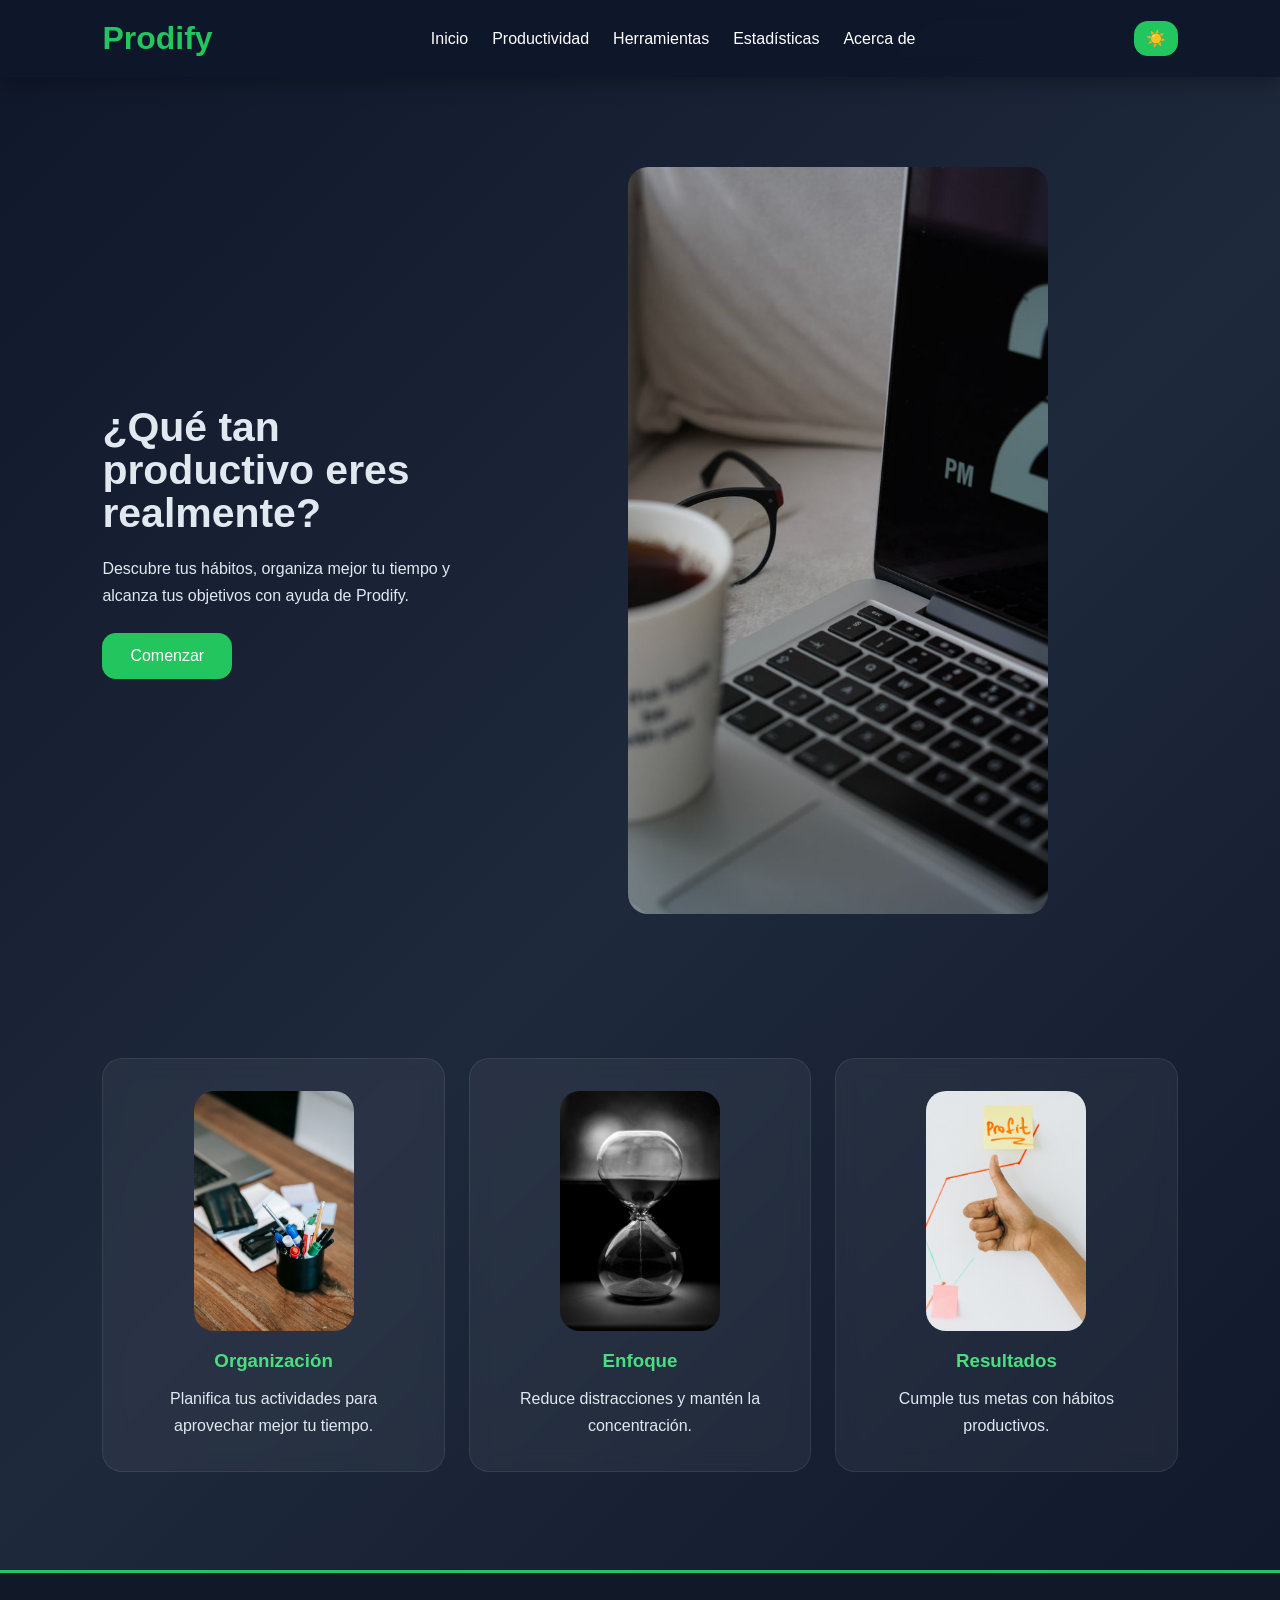
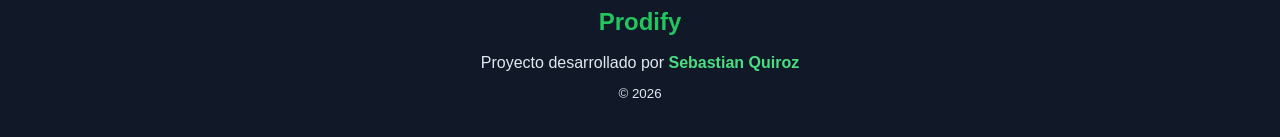
<file: index.html>
﻿<!DOCTYPE html>
<html lang="es">
<head>
  <meta charset="UTF-8">
  <meta name="viewport" content="width=device-width, initial-scale=1.0">
  <title>Prodify | Inicio</title>
  <link rel="stylesheet" href="css/style.css">
</head>
<body>
  <header>
    <h1 class="logo">Prodify</h1> 
    <nav>
      <a href="index.html">Inicio</a>
      <a href="productividad.html">Productividad</a>
      <a href="herramientas.html">Herramientas</a>
      <a href="estadisticas.html">Estadísticas</a>
      <a href="acerca.html">Acerca de</a>
    </nav>

    <button id="modo">🌙</button>
    
  </header>
  <section class="hero">
    <div class="texto">
      <h2>¿Qué tan <strong>productivo</strong> eres realmente?</h2>
      <p>Descubre tus hábitos, organiza mejor tu tiempo y alcanza tus objetivos con ayuda de Prodify.</p>
      <a href="productividad.html"><button>Comenzar</button></a>
    </div>
    <div class="imagen-centro">
      <img src="img/productividad.png" alt="productividad" id="productividad">
    </div>
  </section>
  <section class="contenedor">
    <div class="tarjeta">
      <img src="img/organizacion.png" alt="Organización" id="organizacion">
      <h3>Organización</h3>
      <p>Planifica tus actividades para aprovechar mejor tu tiempo.</p>
    </div>
    <div class="tarjeta">
      <img src="img/tiempo.png" alt="Tiempo" id="tiempo">
      <h3>Enfoque</h3>
      <p>Reduce distracciones y mantén la concentración.</p>
    </div>
    <div class="tarjeta">
      <img src="img/metas.png" alt="Metas" id="metas">
      <h3>Resultados</h3>
      <p>Cumple tus metas con hábitos productivos.</p>
    </div>
  </section>
  <footer>
    <h2>Prodify</h2>
    <br>
    <p>Proyecto desarrollado por <strong><a href="acerca.html">Sebastian Quiroz</a></strong></p>
    <small>© 2026</small>
  </footer>
  <script src="js/script.js"></script>
</body>
</html>
</file>
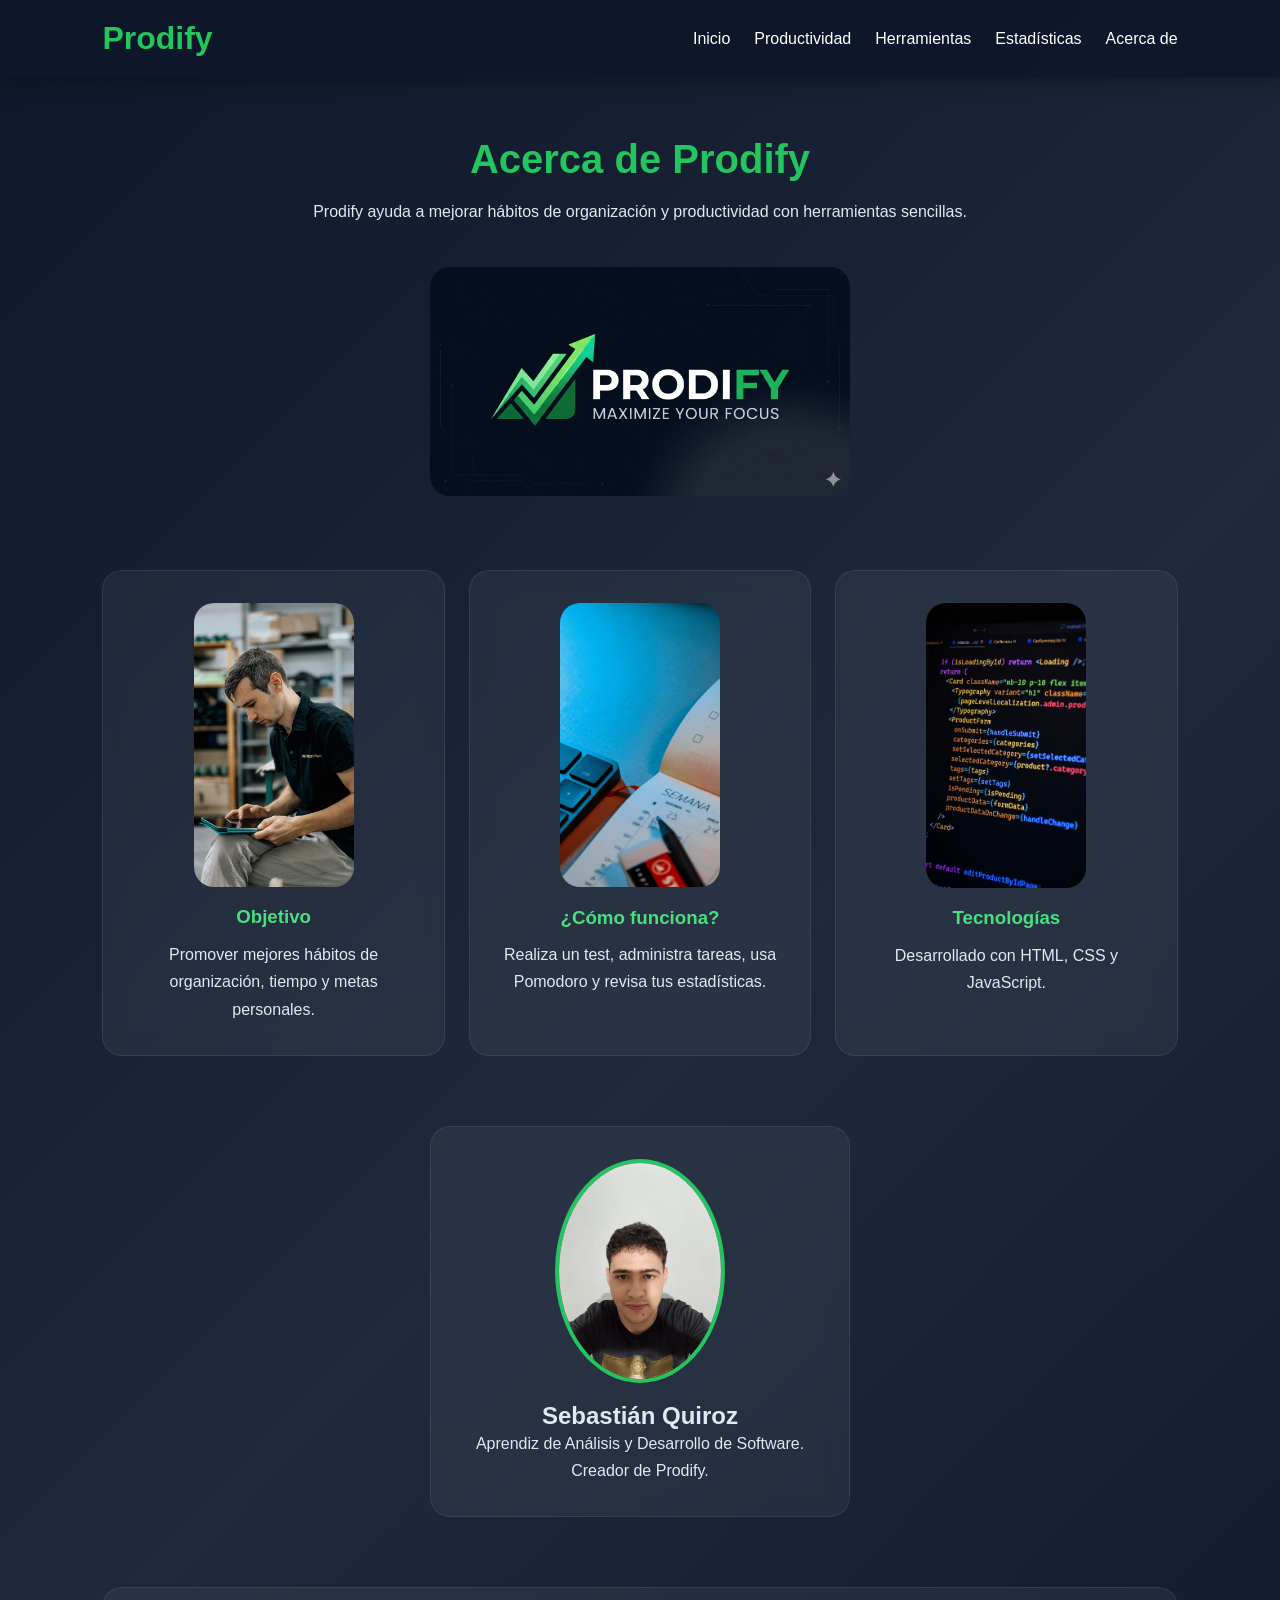
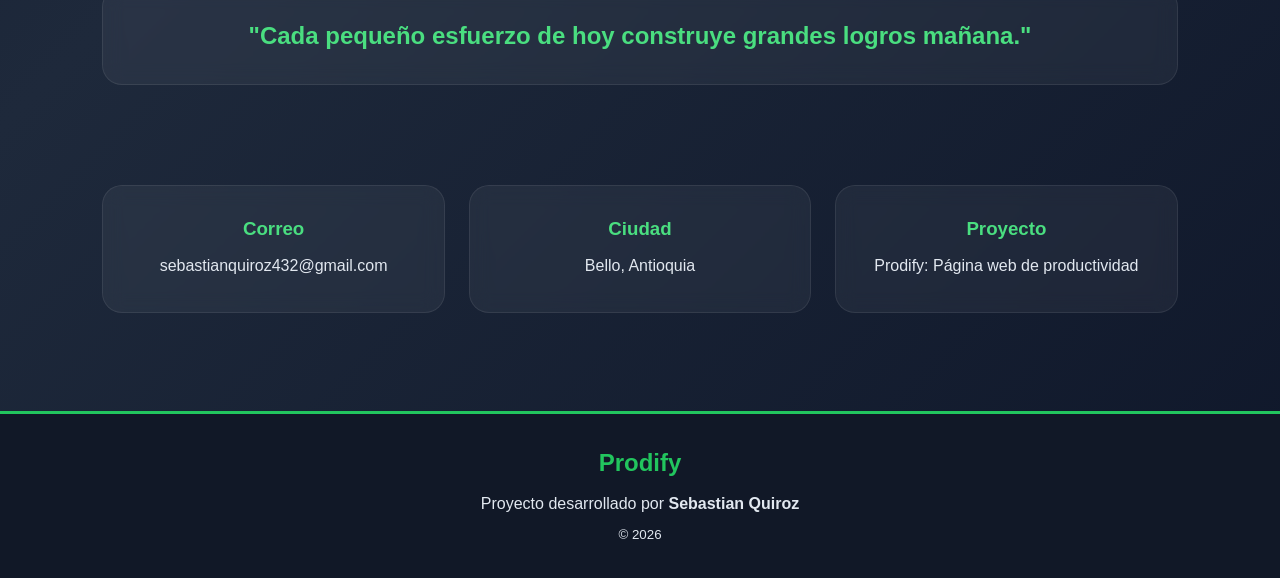
<file: acerca.html>
﻿<!DOCTYPE html>
<html lang="es">
<head>
  <meta charset="UTF-8">
  <meta name="viewport" content="width=device-width, initial-scale=1.0">
  <title>Prodify | Acerca de</title>
  <link rel="stylesheet" href="css/style.css">
</head>
<body>
  <header>
    <h1 class="logo">Prodify</h1>
    <nav>
      <a href="index.html">Inicio</a>
      <a href="productividad.html">Productividad</a>
      <a href="herramientas.html">Herramientas</a>
      <a href="estadisticas.html">Estadísticas</a>
      <a href="acerca.html">Acerca de</a>
    </nav>
  </header>
  <section class="titulo">
    <h2>Acerca de Prodify</h2>
    <p>Prodify ayuda a mejorar hábitos de organización y productividad con herramientas sencillas.</p>
  </section>
  <section class="imagen-centro">
    <img src="img/acerca.png" alt="Acerca de" id="acerca">
  </section>
  <section class="contenedor">
    <div class="tarjeta">
      <img src="img/objetivo.png" alt="Objetivo">
      <h3>Objetivo</h3>
      <p>Promover mejores hábitos de organización, tiempo y metas personales.</p>
    </div>
    <div class="tarjeta">
      <img src="img/idea.png" alt="Idea">
      <h3>¿Cómo funciona?</h3>
      <p>Realiza un test, administra tareas, usa Pomodoro y revisa tus estadísticas.</p>
    </div>
    <div class="tarjeta">
      <img src="img/programacion.png" alt="Tecnologías">
      <h3>Tecnologías</h3>
      <p>Desarrollado con HTML, CSS y JavaScript.</p>
    </div>
  </section>
  <section class="autor">
    <div class="tarjeta">
      <img src="img/sebastian.png" alt="Sebastián Quiroz">
      <h2>Sebastián Quiroz</h2>
      <p>Aprendiz de Análisis y Desarrollo de Software. Creador de Prodify.</p>
    </div>
  </section>
  <section class="frase">
    <div class="tarjeta">
      <h2>"Cada pequeño esfuerzo de hoy construye grandes logros mañana."</h2>
    </div>
  </section>
  <section class="contenedor">
    <div class="tarjeta">
      <h3>Correo</h3>
      <p>sebastianquiroz432@gmail.com</p>
    </div>
    <div class="tarjeta">
      <h3>Ciudad</h3>
      <p>Bello, Antioquia</p>
    </div>
    <div class="tarjeta">
      <h3>Proyecto</h3>
      <p>Prodify: Página web de productividad</p>
    </div>
  </section>
  <footer>
    <h2>Prodify</h2>
    <br>
    <p>Proyecto desarrollado por <strong>Sebastian Quiroz</strong></p>
    <small>© 2026</small>
  </footer>
  <script src="js/script.js"></script>
</body>
</html>
</file>
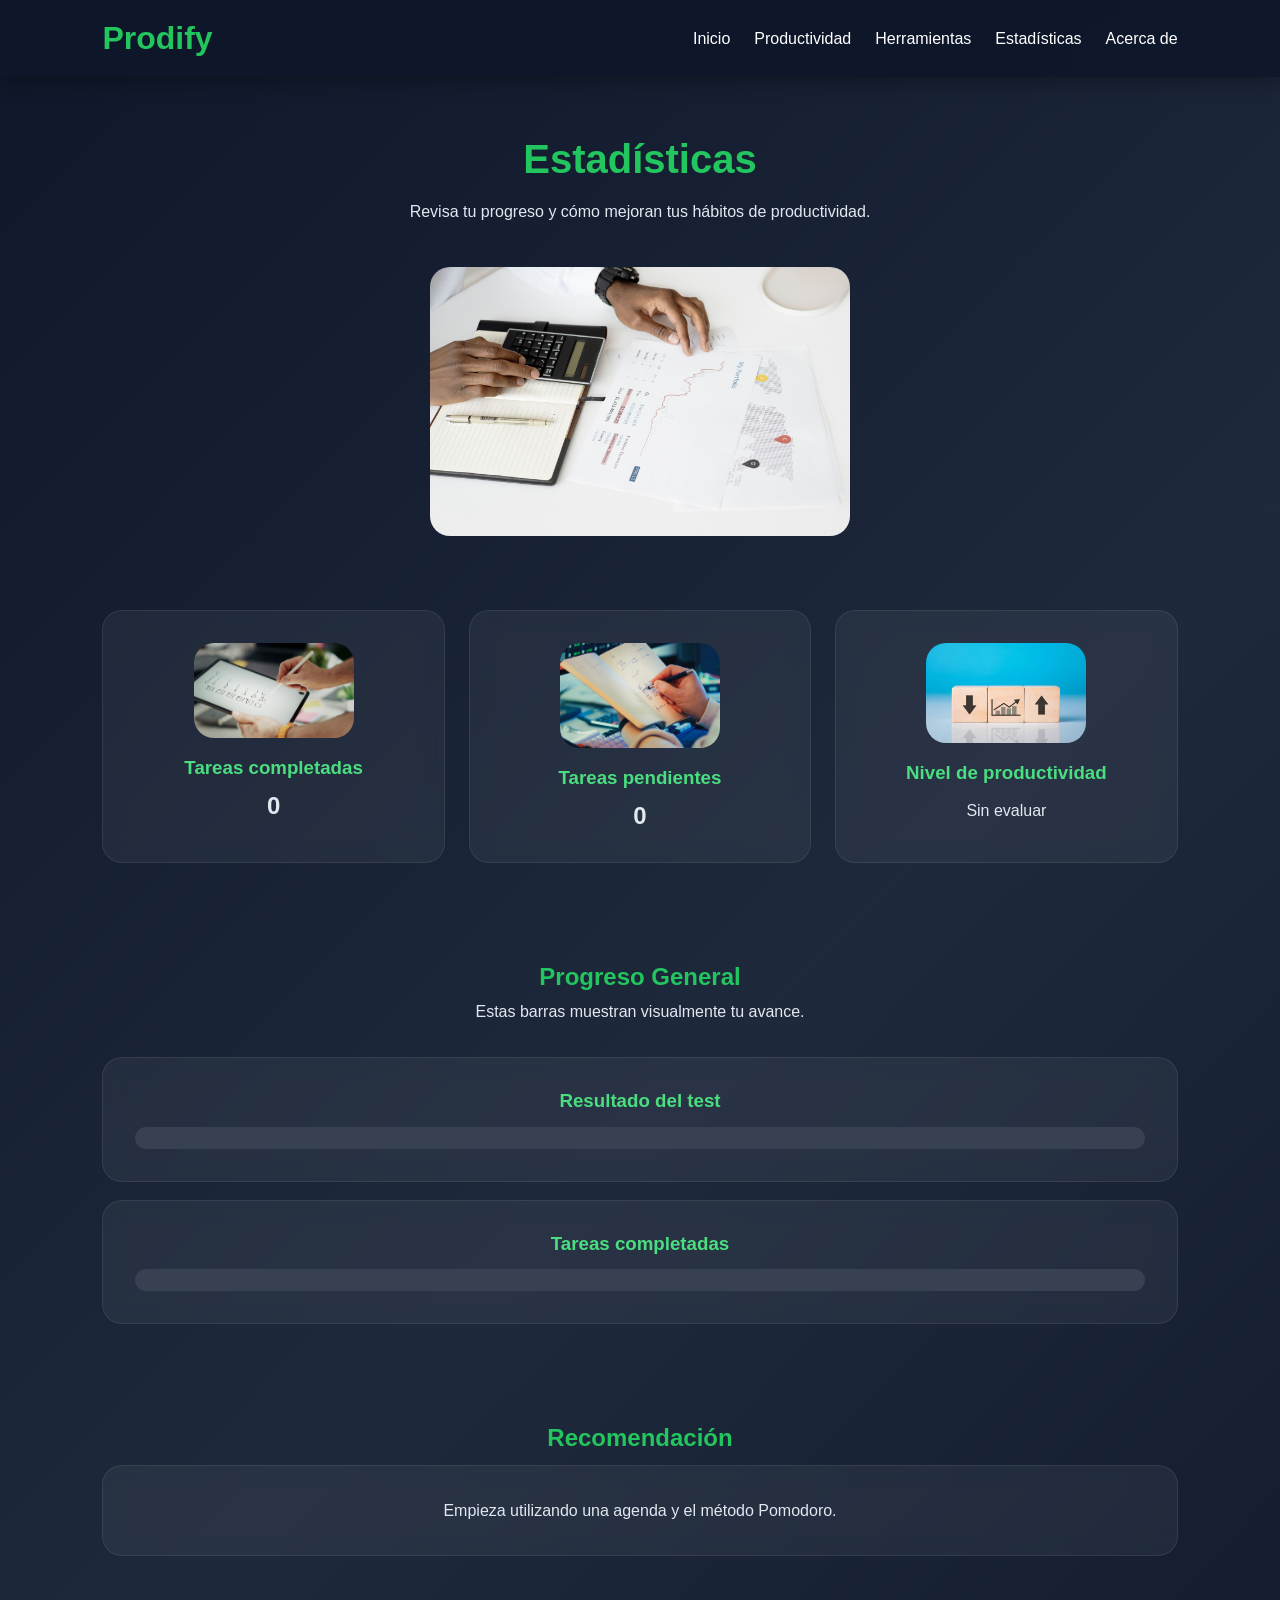
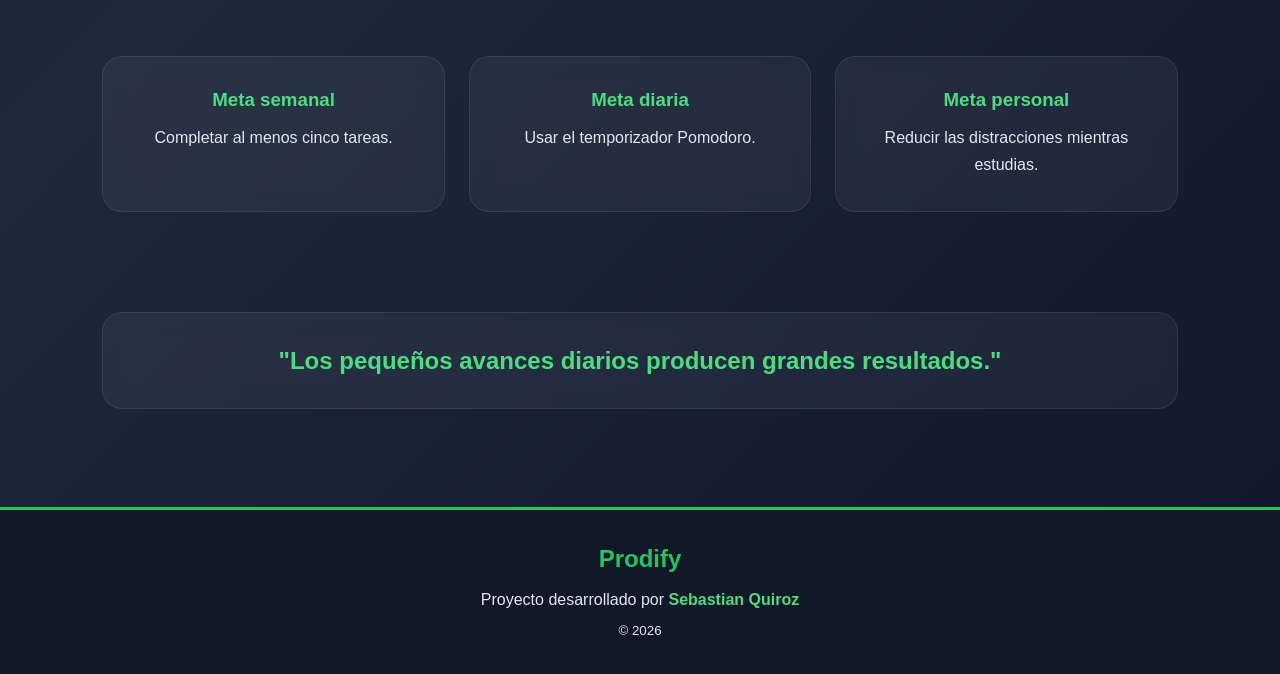
<file: estadisticas.html>
﻿<!DOCTYPE html>
<html lang="es">
<head>
  <meta charset="UTF-8">
  <meta name="viewport" content="width=device-width, initial-scale=1.0">
  <title>Prodify | Estadísticas</title>
  <link rel="stylesheet" href="css/style.css">
</head>
<body>
  <header>
    <h1 class="logo">Prodify</h1>
    <nav>
      <a href="index.html">Inicio</a>
      <a href="productividad.html">Productividad</a>
      <a href="herramientas.html">Herramientas</a>
      <a href="estadisticas.html">Estadísticas</a>
      <a href="acerca.html">Acerca de</a>
    </nav>
  </header>
  <section class="titulo">
    <h2>Estadísticas</h2>
    <p>Revisa tu progreso y cómo mejoran tus hábitos de productividad.</p>
  </section>
  <section class="imagen-centro">
    <img src="img/estadisticas.png" alt="Estadísticas" id="estadisticas">
  </section>
  <section class="contenedor">
    <div class="tarjeta">
      <img src="img/completadas.png" alt="Completadas">
      <h3>Tareas completadas</h3>
      <h1 id="tareasCompletadas">0</h1>
    </div>
    <div class="tarjeta">
      <img src="img/pendientes.png" alt="Pendientes">
      <h3>Tareas pendientes</h3>
      <h1 id="tareasPendientes">0</h1>
    </div>
    <div class="tarjeta">
      <img src="img/productividad3.png" alt="Nivel">
      <h3>Nivel de productividad</h3>
      <p id="nivelProductividad">Sin evaluar</p>
    </div>
  </section>
  <section class="progreso">
    <center>
      <h2>Progreso General</h2>
      <p>Estas barras muestran visualmente tu avance.</p>
    </center>
    <br>
    <br>
    <div class="tarjeta">
      <h3>Resultado del test</h3>
      <div class="barra"><div id="barraProductividad"></div></div>
    </div>
    <br>
    <div class="tarjeta">
      <h3>Tareas completadas</h3>
      <div class="barra"><div id="barraTareas"></div></div>
    </div>
  </section>
  <section class="consejos">
    <h2>Recomendación</h2>
    <div class="tarjeta">
      <p id="consejoEstadistica">Completa el test para recibir una recomendación.</p>
    </div>
  </section>
  <section class="contenedor">
    <div class="tarjeta">
      <h3>Meta semanal</h3>
      <p>Completar al menos cinco tareas.</p>
    </div>
    <div class="tarjeta">
      <h3>Meta diaria</h3>
      <p>Usar el temporizador Pomodoro.</p>
    </div>
    <div class="tarjeta">
      <h3>Meta personal</h3>
      <p>Reducir las distracciones mientras estudias.</p>
    </div>
  </section>
  <section class="frase">
    <div class="tarjeta">
      <h2>"Los pequeños avances diarios producen grandes resultados."</h2>
    </div>
  </section>
  <footer>
    <h2>Prodify</h2>
    <br>
    <p>Proyecto desarrollado por <strong><a href="acerca.html">Sebastian Quiroz</a></strong></p>
    <small>© 2026</small>
  </footer>
  <script src="js/script.js"></script>
</body>
</html>
</file>
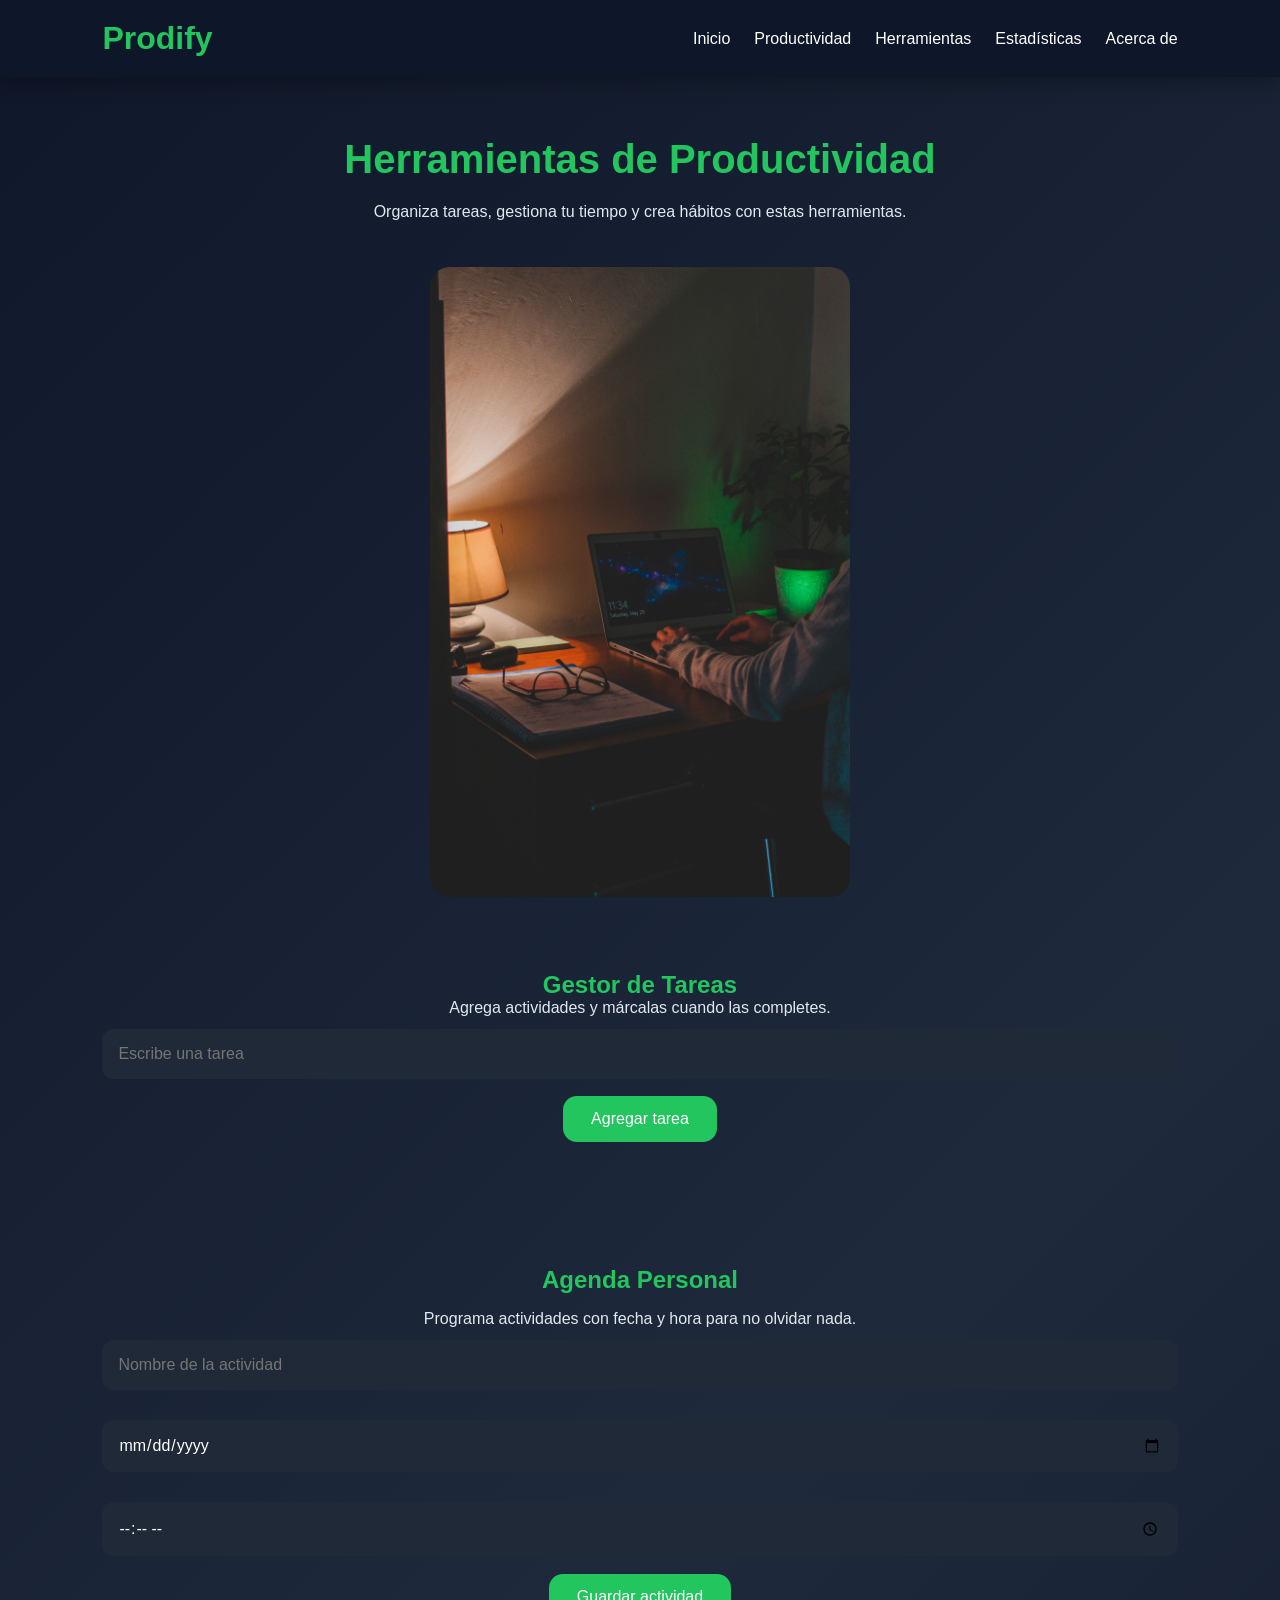
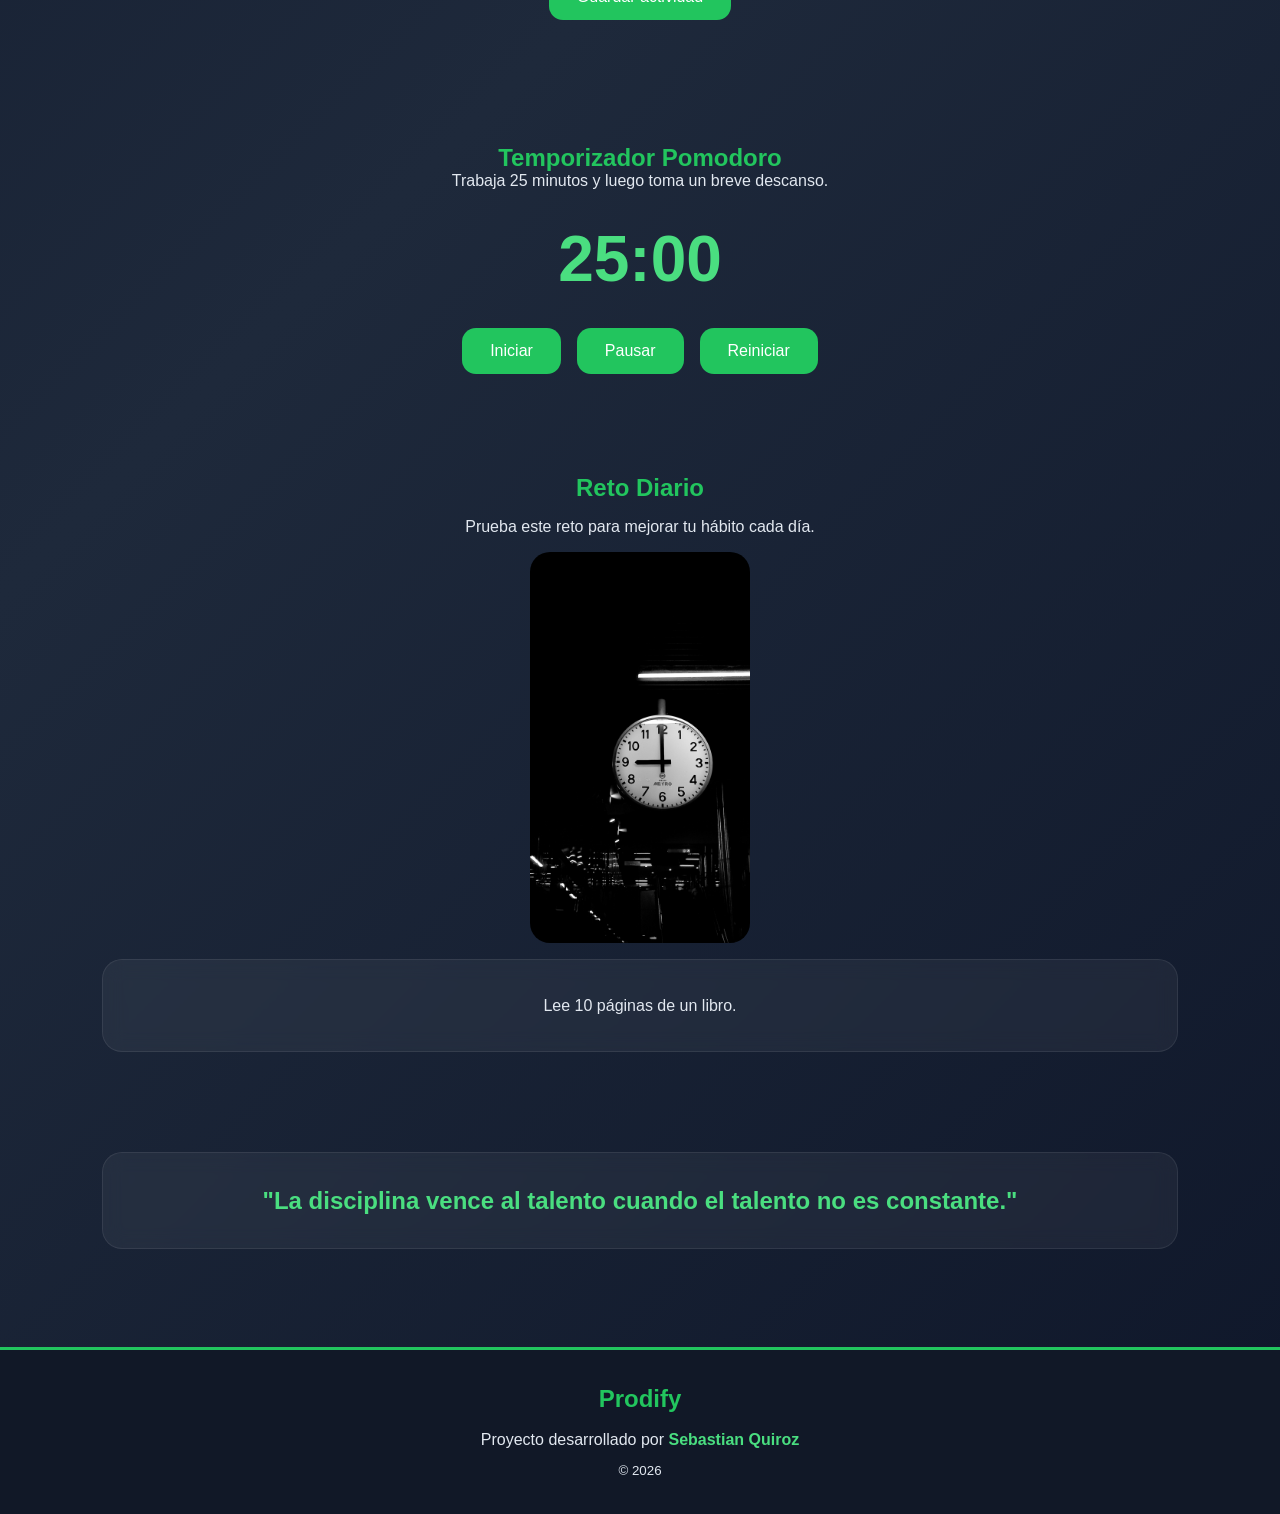
<file: herramientas.html>
﻿<!DOCTYPE html>
<html lang="es">
<head>
  <meta charset="UTF-8">
  <meta name="viewport" content="width=device-width, initial-scale=1.0">
  <title>Prodify | Herramientas</title>
  <link rel="stylesheet" href="css/style.css">
</head>
<body>
  <header>
    <h1 class="logo">Prodify</h1>
    <nav>
      <a href="index.html">Inicio</a>
      <a href="productividad.html">Productividad</a>
      <a href="herramientas.html">Herramientas</a>
      <a href="estadisticas.html">Estadísticas</a>
      <a href="acerca.html">Acerca de</a>
    </nav>
  </header>
  <section class="titulo">
    <h2>Herramientas de Productividad</h2>
    <p>Organiza tareas, gestiona tu tiempo y crea hábitos con estas herramientas.</p>
  </section>
  <section class="imagen-centro">
    <img src="img/principalh.png" alt="Herramientas" id="principalh">
  </section>
  <section class="tareas">
    <center>
      <h2>Gestor de Tareas</h2>
      <p>Agrega actividades y márcalas cuando las completes.</p>
      <input type="text" id="tareaInput" placeholder="Escribe una tarea">
      <button id="agregarTarea">Agregar tarea</button>
    </center>
    <ul id="listaTareas"></ul>
  </section>
  <section class="agenda">
    <h2>Agenda Personal</h2>
    <p>Programa actividades con fecha y hora para no olvidar nada.</p>
    <input type="text" id="actividadInput" placeholder="Nombre de la actividad">
    <input type="date" id="fechaInput">
    <input type="time" id="horaInput">
    <button id="agregarActividad">Guardar actividad</button>
    <div id="listaAgenda"></div>
  </section>
  <section class="pomodoro">
    <h2>Temporizador Pomodoro</h2>
    <p>Trabaja 25 minutos y luego toma un breve descanso.</p>
    <h1 id="temporizador"></h1>
    <div class="botones">
      <button id="iniciar">Iniciar</button>
      <button id="pausar">Pausar</button>
      <button id="reiniciar">Reiniciar</button>
    </div>
  </section>
  <section class="reto">
    <h1>Reto Diario</h1>
    <p>Prueba este reto para mejorar tu hábito cada día.</p>
    <img src="img/reto.png" alt="Reto del día" id="reto">
    <div class="tarjeta">
      <p id="retoDiario"></p>
    </div>
  </section>
  <section class="frase">
    <div class="tarjeta">
      <h2>"La disciplina vence al talento cuando el talento no es constante."</h2>
    </div>
  </section>
  <footer>
    <h2>Prodify</h2>
    <br>
    <p>Proyecto desarrollado por <strong><a href="acerca.html">Sebastian Quiroz</a></strong></p>
    <small>© 2026</small>
  </footer>
  <script src="js/script.js"></script>
</body>
</html>
</file>
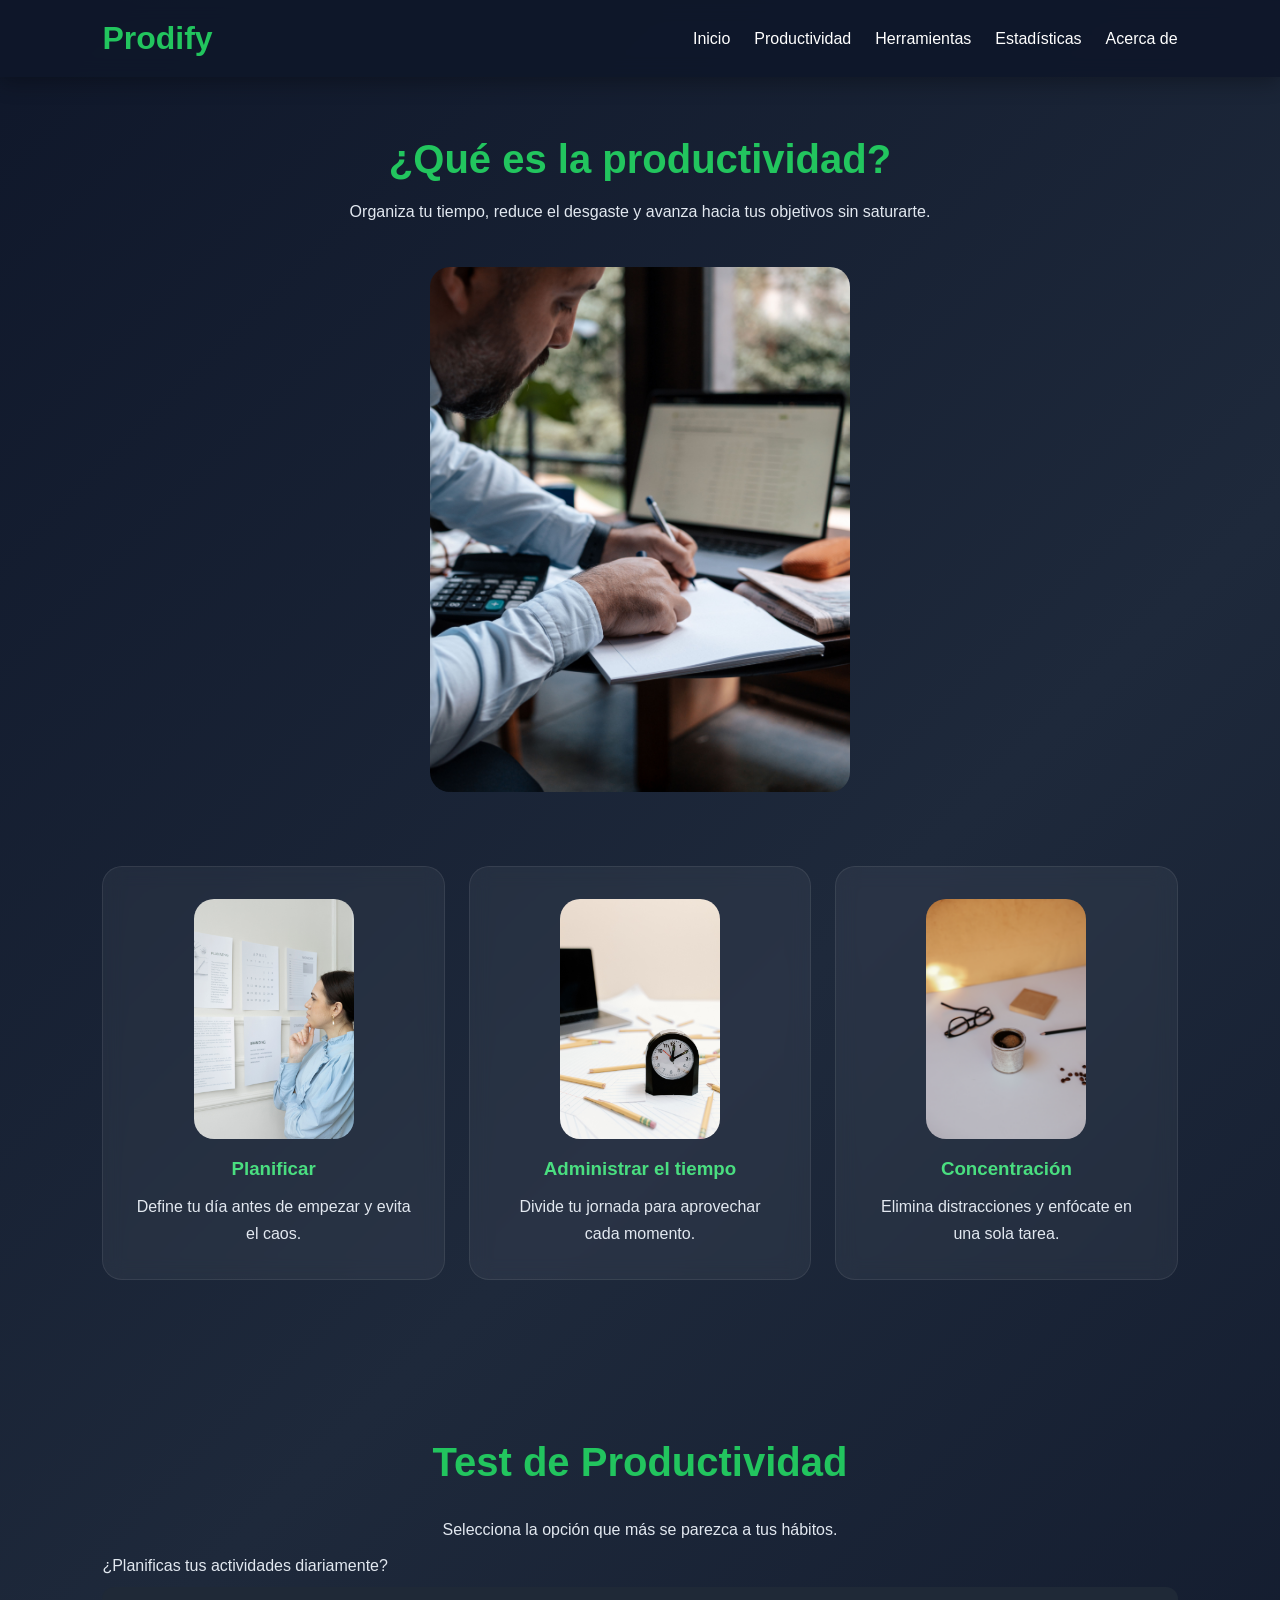
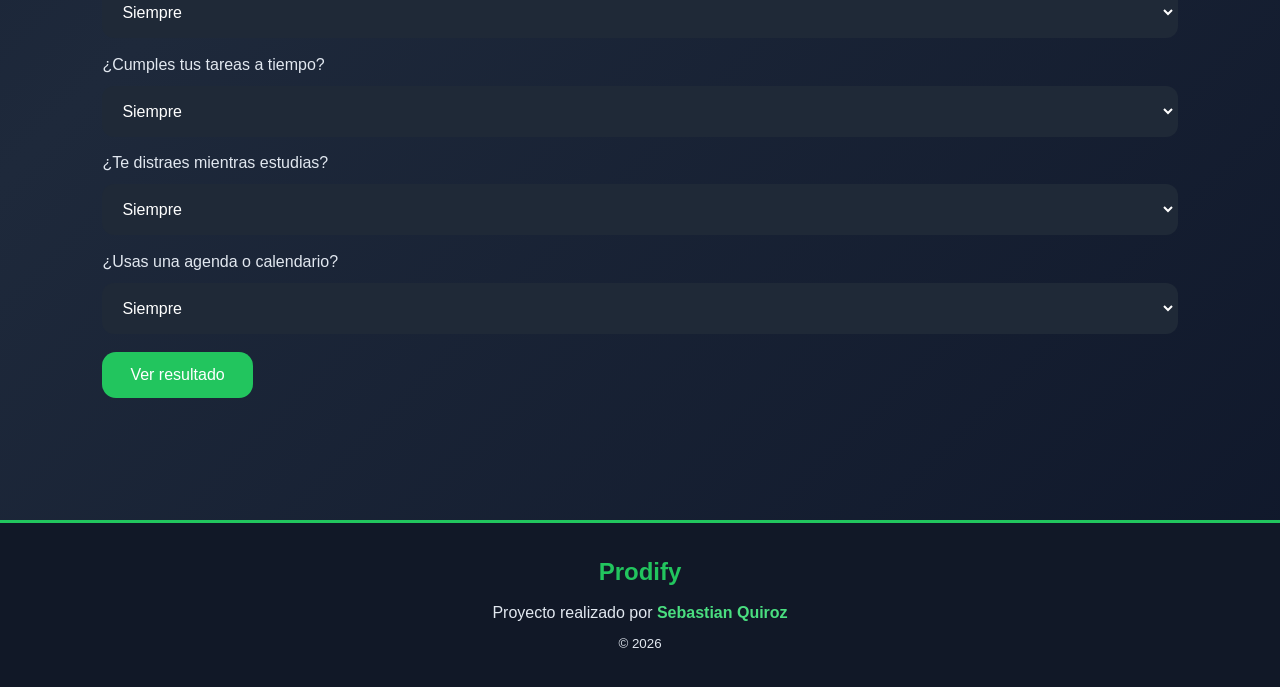
<file: productividad.html>
﻿<!DOCTYPE html>
<html lang="es">
<head>
  <meta charset="UTF-8">
  <meta name="viewport" content="width=device-width, initial-scale=1.0">
  <title>Prodify | Productividad</title>
  <link rel="stylesheet" href="css/style.css">
</head>
<body>
  <header>
    <h1 class="logo">Prodify</h1>
    <nav>
      <a href="index.html">Inicio</a>
      <a href="productividad.html">Productividad</a>
      <a href="herramientas.html">Herramientas</a>
      <a href="estadisticas.html">Estadísticas</a>
      <a href="acerca.html">Acerca de</a>
    </nav>
  </header>
  <section class="titulo">
    <div class="testp">
      <h2>¿Qué es la productividad?</h2>
    </div>
    <p>Organiza tu tiempo, reduce el desgaste y avanza hacia tus objetivos sin saturarte.</p>
  </section>
  <section class="imagen-centro">
    <img src="img/productividad2.png" alt="Organización" id="productividad2">
  </section>
  <section class="contenedor">
    <div class="tarjeta">
      <img src="img/planificar.png" alt="Planificar">
      <h3>Planificar</h3>
      <p>Define tu día antes de empezar y evita el caos.</p>
    </div>
    <div class="tarjeta">
      <img src="img/tiempo2.png" alt="Tiempo" id="tiempo2">
      <h3>Administrar el tiempo</h3>
      <p>Divide tu jornada para aprovechar cada momento.</p>
    </div>
    <div class="tarjeta">
      <img src="img/concentracion.png" alt="Concentración" id="concentracion">
      <h3>Concentración</h3>
      <p>Elimina distracciones y enfócate en una sola tarea.</p>
    </div>
  </section>
  <section class="test">
    <center>
      <div class="titulo"><h1>Test de Productividad</h1></div>
      <p>Selecciona la opción que más se parezca a tus hábitos.</p>
    </center>
    <br>
    <div class="pregunta">
      <p>¿Planificas tus actividades diariamente?</p>
      <select id="p1">
        <option value="3">Siempre</option>
        <option value="2">A veces</option>
        <option value="1">Nunca</option>
      </select>
    </div>
    <div class="pregunta">
      <p>¿Cumples tus tareas a tiempo?</p>
      <select id="p2">
        <option value="3">Siempre</option>
        <option value="2">A veces</option>
        <option value="1">Nunca</option>
      </select>
    </div>
    <div class="pregunta">
      <p>¿Te distraes mientras estudias?</p>
      <select id="p3">
        <option value="1">Siempre</option>
        <option value="2">A veces</option>
        <option value="3">Nunca</option>
      </select>
    </div>
    <div class="pregunta">
      <p>¿Usas una agenda o calendario?</p>
      <select id="p4">
        <option value="3">Siempre</option>
        <option value="2">A veces</option>
        <option value="1">Nunca</option>
      </select>
    </div>
    <button id="btnResultado">Ver resultado</button>
    <div id="resultadoTest"></div>
  </section>
  <footer>
    <h2>Prodify</h2>
    <br>
    <p>Proyecto realizado por <strong><a href="acerca.html">Sebastian Quiroz</a></strong></p>
    <small>© 2026</small>
  </footer>
  <script src="js/script.js"></script>
</body>
</html>
</file>
<file: css/style.css>
:root {
    /* Colores base del proyecto. Usamos variables para que el mismo tono verde y el fondo oscuro se repitan en todo el sitio. */
    --verde: #22c55e;
    --verde-claro: #4ade80;
    --verde-oscuro: #15803d;
    --fondo: #0f172a;
    --fondo-2: #1e293b;
    --blanco: #e2e8f0;
}

/* Reinicia márgenes y aplica tipografía consistente en todos los elementos. */
* {
    margin: 0;
    padding: 0;
    box-sizing: border-box;
    font-family: Arial, Helvetica, sans-serif;
}

/* Fondo degradado, texto claro y animación de aparición para toda la página. */
body {
    min-height: 100vh;
    background: linear-gradient(135deg, var(--fondo), var(--fondo-2), var(--fondo));
    color: var(--blanco);
    animation: entrada .8s ease-out;
}

/* Scroll personalizado con el mismo estilo oscuro y verde del sitio. */
::-webkit-scrollbar {
    width: 12px;
}
::-webkit-scrollbar-track {
    background: #111827;
}
::-webkit-scrollbar-thumb {
    background: linear-gradient(var(--verde), var(--verde-oscuro));
    border-radius: 20px;
}
::-webkit-scrollbar-thumb:hover {
    background: var(--verde-claro);
}

/* Header fijo con transparencia y diseño horizontal para la navegación. */
header {
    position: sticky;
    top: 0;
    z-index: 1000;
    display: flex;
    justify-content: space-between;
    align-items: center;
    padding: 20px 8%;
    background: rgba(15, 23, 42, .92);
    backdrop-filter: blur(10px);
    box-shadow: 0 5px 20px rgba(0, 0, 0, .3);
}

/* El logo se identifica con el verde y tiene efecto hover para aportar dinamismo. */
.logo {
    color: var(--verde);
    cursor: pointer;
    transition: transform .3s, text-shadow .3s;
}
.logo:hover {
    transform: scale(1.06);
    text-shadow: 0 0 20px var(--verde);
}

/* Navegación horizontal simple y clara con separación entre enlaces. */
nav {
    display: flex;
    gap: 1.5rem;
}
nav a {
    color: white;
    text-decoration: none;
    position: relative;
    transition: color .25s;
}
nav a::after {
    content: "";
    position: absolute;
    left: 0;
    bottom: -5px;
    width: 0;
    height: 2px;
    background: var(--verde);
    transition: width .3s;
}
nav a:hover {
    color: var(--verde-claro);
}
nav a:hover::after {
    width: 100%;
}

/* Todas las secciones tienen el mismo margen interior para mantener un ritmo de lectura uniforme. */
section {
    padding: 50px 8%;
}

/* Hero principal con texto a la izquierda y imagen a la derecha, adaptada al ancho disponible. */
.hero {
    display: flex;
    justify-content: space-between;
    align-items: center;
    flex-wrap: wrap;
    gap: 2.5rem;
    padding: 70px 8%;
}
.hero .texto {
    flex: 1;
    min-width: 280px;
}

.hero .texto strong {
    color: var(--blanco);
    text-decoration: none;
    position: relative;
    transition: color .25s;
}
.hero .texto strong:hover {
    color: var(--verde-claro);
}

.hero h2 {
    font-size: clamp(2.5rem, 3.2vw, 4.1rem);
    margin-bottom: 1.25rem;
    line-height: 1.05;
}
.hero p {
    font-size: clamp(1rem, 1.1vw, 1.25rem);
    line-height: 1.7;
    margin-bottom: 1.5rem;
}
.hero img {
    width: min(100%, 430px);
    height: auto;
    border-radius: 20px;
    animation: flotar 4.5s ease-in-out infinite;
    transition: transform .4s;
}
.hero img:hover {
    transform: scale(1.04);
}

/* Contenedores de tarjetas flexibles que se adaptan a pantallas grandes y pequeñas. */
.contenedor {
    display: grid;
    grid-template-columns: repeat(auto-fit, minmax(240px, 1fr));
    gap: 1.5rem;
    padding: 50px 8%;
}
.tarjeta {
    background: rgba(255, 255, 255, .05);
    border: 1px solid rgba(255, 255, 255, .08);
    backdrop-filter: blur(10px);
    border-radius: 20px;
    padding: 2rem;
    text-align: center;
    transition: transform .35s, box-shadow .35s;
}
.tarjeta:hover {
    transform: translateY(-10px);
    box-shadow: 0 15px 35px rgba(34, 197, 94, .2);
}
.tarjeta img {
    width: 160px;
    height: auto;
    margin: 0 auto 1.2rem;
    display: block;
    border-radius: 20px;
    transition: transform .4s, box-shadow .4s;
}
.tarjeta img:hover {
    transform: scale(1.06);
}
.tarjeta h3 {
    margin-bottom: .8rem;
    color: var(--verde-claro);
}
.tarjeta p {
    line-height: 1.7;
}

/* Titulares destacados y textos introductorios con animaciones suaves. */
h1, h2 {
    transition: transform .3s ease;
    animation: crecerTitulo .5s ease-out;
}
.h1:hover, h2:hover {
    transform: scale(1.04);
}
.titulo {
    text-align: center;
    padding: 60px 8% 20px;
}
.titulo h2 {
    font-size: clamp(2.5rem, 3vw, 4rem);
    color: var(--verde);
    margin-bottom: 1rem;
    animation: tituloEntrada .8s ease-out;
}
.titulo h1 {
    font-size: clamp(2.5rem, 3vw, 4rem);
    color: var(--verde);
    margin-bottom: 1rem;
    animation: tituloEntrada .8s ease-out;
}
.titulo p {
    max-width: 900px;
    margin: 0 auto;
    line-height: 1.8;
    color: var(--blanco);
}
.tareas h2,
.agenda h2,
.pomodoro h2,
.reto h1,
.frase h2,
.footer h2 {
    animation: tituloEntrada .8s ease-out;
    color: var(--verde);
}

/* Imagen central grande para dar peso visual en páginas informativas. */
.imagen-centro {
    text-align: center;
    padding: 20px;
}
.imagen-centro img {
    width: min(100%, 420px);
    height: auto;
    border-radius: 20px;
    animation: flotar 5s ease-in-out infinite;
    transition: .4s;
    cursor: pointer;
}
.imagen-centro img:hover {
    transform: scale(1.08);
    box-shadow: 0 15px 35px var(--verde);
}

/* Estilo uniforme para formularios, selects y campos de entrada. */
input,
select {
    width: 100%;
    padding: 14px;
    margin: .75rem 0 1.1rem;
    border: 2px solid transparent;
    border-radius: 12px;
    background: #1f2937;
    color: white;
    font-size: 1rem;
    transition: border-color .3s, box-shadow .3s;
}
input:focus,
select:focus {
    outline: none;
    border-color: var(--verde);
    box-shadow: 0 0 15px rgba(34, 197, 94, .25);
}
select {
    cursor: pointer;
}
option {
    background: #1e293b;
    color: white;
}

/* Botones principales verdes con movimiento ligero al pasar el cursor. */
button {
    padding: 14px 28px;
    border: none;
    border-radius: 14px;
    background: var(--verde);
    color: white;
    cursor: pointer;
    font-size: 1rem;
    transition: transform .3s, background .3s, box-shadow .3s;
}
button:hover {
    transform: translateY(-3px);
    background: var(--verde-oscuro);
    box-shadow: 0 0 20px rgba(34, 197, 94, .2);
}

/* Lista de tareas con estilo claro, separación y botón de eliminación discreto. */
#listaTareas {
    list-style: none;
    margin-top: 1.5rem;
    padding: 0;
}
#listaTareas li {
    background: rgba(255, 255, 255, .05);
    margin: .75rem 0;
    padding: 1rem 1.25rem;
    border-radius: 14px;
    display: flex;
    justify-content: space-between;
    align-items: center;
    gap: 1rem;
    transition: transform .3s, box-shadow .3s;
}
#listaTareas li:hover {
    transform: translateX(6px);
    box-shadow: 0 10px 24px rgba(34, 197, 94, .15);
}
#listaTareas li {
    cursor: pointer;
}
#listaTareas li.completada span {
    text-decoration: line-through;
    opacity: .7;
}
#listaTareas button {
    padding: .7rem 1rem;
    font-size: .95rem;
    border-radius: 12px;
}

/* Agenda simple y tarjetas de actividad con separación visual suave. */
.agenda {
    text-align: center;
}
.agenda h2 {
    margin-bottom: 1rem;
}
#listaAgenda {
    margin-top: 1.5rem;
}
.actividad {
    background: rgba(255, 255, 255, .05);
    padding: 1rem 1.2rem;
    border-radius: 14px;
    margin-bottom: .9rem;
    transition: transform .3s, box-shadow .3s;
}
.actividad:hover {
    transform: scale(1.02);
    box-shadow: 0 10px 20px rgba(34, 197, 94, .12);
}

/* Temporizador Pomodoro con reloj grande y botones agrupados en fila. */
.pomodoro {
    text-align: center;
}
#temporizador {
    font-size: clamp(3rem, 5vw, 4.5rem);
    margin: 2rem 0;
    color: var(--verde-claro);
}
.botones {
    display: flex;
    justify-content: center;
    gap: 1rem;
    flex-wrap: wrap;
}

/* Reto diario con imagen y tarjeta de texto centradas. */
.reto {
    text-align: center;
}
.reto img {
    width: min(100%, 220px);
    height: auto;
    margin: 1rem auto;
    display: block;
    border-radius: 20px;
    transition: transform .4s, box-shadow .4s;
}
.reto img:hover {
    transform: scale(1.06) rotate(2deg);
    box-shadow: 0 15px 35px rgba(34, 197, 94, .2);
}
.reto h1 {
    margin-bottom: 1rem;
}

/* Frase motivadora con color verde claro para destacar. */
.frase {
    text-align: center;
}
.frase h2 {
    line-height: 1.3;
    color: var(--verde-claro);
    margin: 0 auto;
}

/* Resultado del test con color verde para visibilidad positiva. */
#resultadoTest {
    margin-top: 1.5rem;
    font-size: 1.1rem;
    font-weight: 600;
    color: var(--verde-claro);
}

/* Barras de progreso que se llenan dinámicamente desde JavaScript. */
.progreso h2,
.consejos h2 {
    margin-bottom: .8rem;
    color: var(--verde);
}
.barra {
    width: 100%;
    height: 22px;
    background: #374151;
    border-radius: 20px;
    overflow: hidden;
    margin-top: .9rem;
}
#barraProductividad,
#barraTareas {
    width: 0;
    height: 100%;
    background: linear-gradient(to right, var(--verde), var(--verde-claro));
    border-radius: 20px;
    transition: width 1s ease;
}

/* Texto de consejos con ancho limitado para mejor lectura. */
.consejos {
    text-align: center;
}
#consejoEstadistica {
    font-size: 1rem;
    line-height: 1.6;
    color: var(--blanco);
    max-width: 900px;
    margin: 0 auto;
}

/* Tarjeta de autor con imagen redonda y borde verde. */
.autor {
    display: flex;
    justify-content: center;
    padding: 20px 8%;
}
.autor .tarjeta {
    max-width: 420px;
}
.autor img {
    width: 170px;
    height: auto;
    border-radius: 50%;
    border: 4px solid var(--verde);
    transition: transform .4s, box-shadow .4s;
}
.autor img:hover {
    transform: scale(1.08);
    box-shadow: 0 0 30px rgba(34, 197, 94, .25);
}

/* Footer oscuro con borde verde para cerrar la página con el diseño del sitio. */
footer {
    margin-top: 3rem;
    padding: 35px;
    text-align: center;
    background: #111827;
    border-top: 3px solid var(--verde);
}
footer h2 {
    color: var(--verde);
    cursor: pointer;
    transition: transform .3s, text-shadow .3s;
}
footer h2:hover {
    transform: scale(1.06);
    text-shadow: 0 0 20px var(--verde);
}

footer p {
    margin-bottom: .75rem;
}
footer a {
    color: var(--verde-claro);
    text-decoration: none;
    position: relative;
    transition: color .25s;
}
footer a:hover {
    color: white;
}

/* Animaciones simples que se usan en casi todo el sitio: flotación y entrada de elementos. */
@keyframes flotar {
    0% {transform: translateY(0);}
    50% {transform: translateY(-12px);}
    100% {transform: translateY(0);}
}
@keyframes tituloEntrada {
    from {opacity: 0;transform: translateY(-15px);}
    to {opacity: 1;transform: translateY(0);}
}
@keyframes crecerTitulo {
    from {transform: scale(0.98);opacity: 0.85;}
    to {transform: scale(1);opacity: 1;}
}
@keyframes entrada {
    from {opacity: 0;transform: translateY(20px);}
    to {opacity: 1;transform: translateY(0);}
}

/* Ajustes para pantallas pequeñas: la página sigue siendo legible y los controles se apilan bien. */
@media(max-width:768px) {
    header {flex-wrap:wrap;padding:20px;}
    nav {flex-wrap:wrap;justify-content:center;gap:1rem;width:100%;margin-top:1rem;}
    section {padding:40px 6%;}
    .hero {flex-direction:column;text-align:center;gap:2rem;padding:50px 6%;}
    .hero img,.imagen-centro img {width:min(100%,320px);}
    .hero h2 {font-size:2.4rem;}
    .titulo h2 {font-size:2.2rem;}
    .botones {flex-direction:column;}
    #listaTareas li {flex-direction:column;align-items:flex-start;}
}

/* ===== Modo claro ===== */

#modo{
    padding:8px 12px;
    cursor:pointer;
}

body.claro{
    background:#f5fff8;
    color:#1f3b2d;
}

body.claro header{
    background:#ffffff;
    border-bottom:3px solid #43b86b;
}

body.claro footer{
    background:#43b86b;
    color:white;
}

body.claro nav a{
    color:#2f7d46;
}

body.claro nav a:hover{
    color:#43b86b;
}

body.claro .tarjeta,
body.claro .test,
body.claro .agenda,
body.claro .tareas,
body.claro .pomodoro,
body.claro .reto,
body.claro .progreso,
body.claro .consejos,
body.claro .frase{
    background:white;
    color:#1f3b2d;
    border:2px solid #d9f4df;
    box-shadow:0 5px 15px rgba(0,0,0,.08);
}

body.claro button{
    background:#43b86b;
    color:white;
}

body.claro button:hover{
    background:#2f9e55;
}

body.claro input,
body.claro select{
    background:white;
    color:#1f3b2d;
    border:2px solid #9ad7aa;
}

body.claro .barra{
    background:#dcefe2;
}

body.claro #barraProductividad,
body.claro #barraTareas{
    background:#43b86b;
}
</file>
